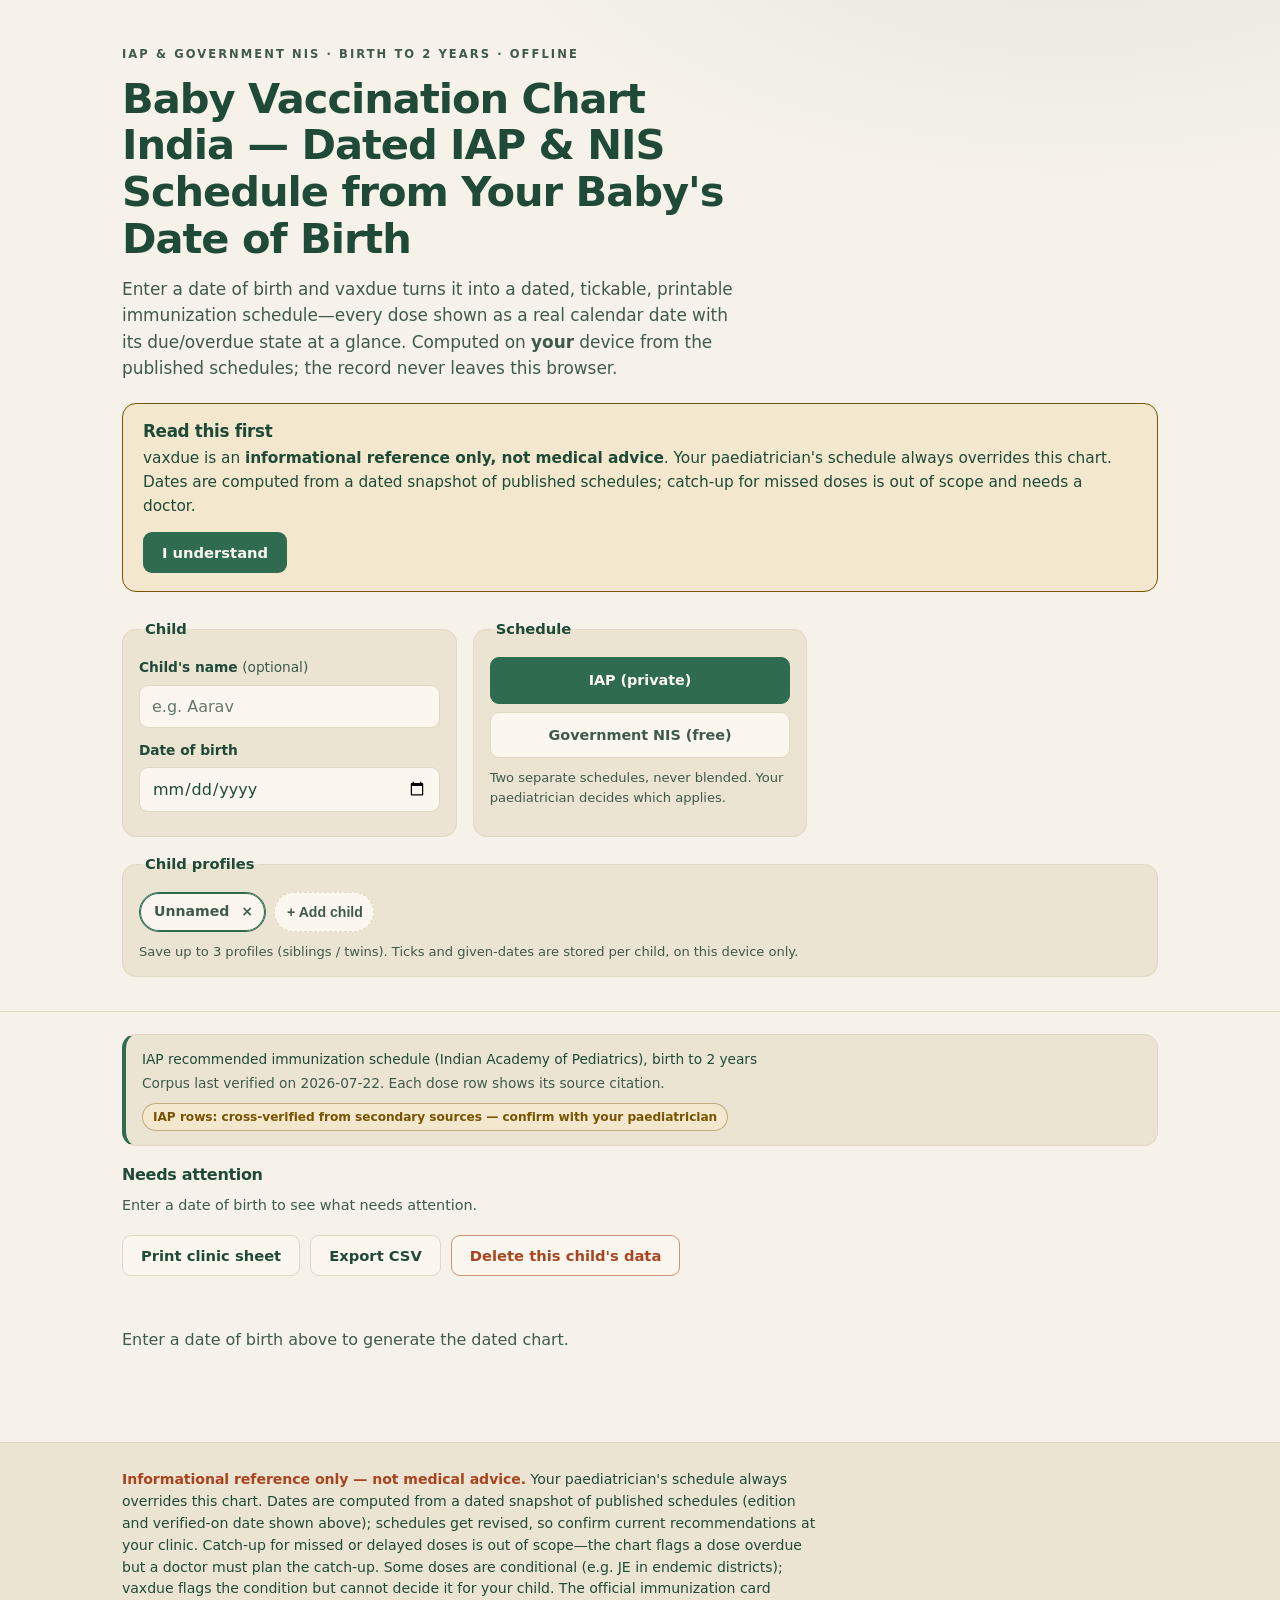
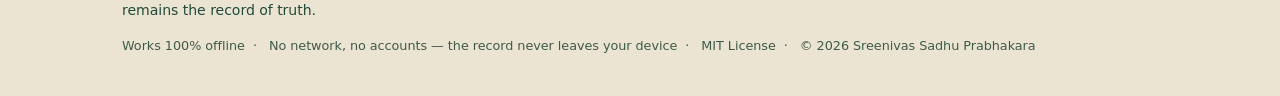
<file: index.html>
<!doctype html>
<html lang="en">
<head>
  <meta charset="utf-8">
  <meta name="viewport" content="width=device-width, initial-scale=1">
  <meta http-equiv="Content-Security-Policy" content="default-src 'self'; connect-src 'none'; img-src 'self' data:; base-uri 'none'; form-action 'none'; frame-ancestors 'none'; object-src 'none'">
  <title>vaxdue — baby vaccination chart india, dated from date of birth</title>
  <meta name="description" content="Enter your baby's date of birth and get every vaccination dated, tickable and printable — computed from the published IAP and Government NIS schedules. Private: the record never leaves your device.">
  <meta name="color-scheme" content="dark light">
  <link rel="canonical" href="https://sreenivas-sadhu-prabhakara.github.io/vaxdue/">
  <meta name="robots" content="index, follow, max-image-preview:large">
  <meta name="author" content="Sreenivas Sadhu Prabhakara">
  <meta name="keywords" content="baby vaccination chart india, immunization schedule india, IAP vaccination schedule, NIS immunization schedule, vaccine due date calculator, child vaccination chart, infant immunization dates, vaccination schedule 0-2 years">
  <meta name="theme-color" content="#0F231C" media="(prefers-color-scheme: dark)">
  <meta name="theme-color" content="#F6F2E9" media="(prefers-color-scheme: light)">

  <!-- Open Graph -->
  <meta property="og:type" content="website">
  <meta property="og:site_name" content="vaxdue">
  <meta property="og:title" content="vaxdue — baby vaccination chart india, dated from date of birth">
  <meta property="og:description" content="Turn a date of birth into a dated, checkable IAP & NIS vaccination schedule — due/overdue at a glance, printable for the clinic, and private by construction.">
  <meta property="og:url" content="https://sreenivas-sadhu-prabhakara.github.io/vaxdue/">
  <meta property="og:locale" content="en_IN">
  <meta property="og:image" content="https://sreenivas-sadhu-prabhakara.github.io/vaxdue/og-image.png">
  <meta property="og:image:width" content="1200">
  <meta property="og:image:height" content="630">
  <meta property="og:image:alt" content="vaxdue — a birch-trunk vaccination timeline with dated, checkable doses">

  <!-- Twitter -->
  <meta name="twitter:card" content="summary_large_image">
  <meta name="twitter:title" content="vaxdue — baby vaccination chart india, dated from date of birth">
  <meta name="twitter:description" content="Turn a date of birth into a dated, checkable IAP & NIS vaccination schedule — due/overdue at a glance, printable for the clinic, and private by construction.">
  <meta name="twitter:image" content="https://sreenivas-sadhu-prabhakara.github.io/vaxdue/og-image.png">
  <meta name="twitter:image:alt" content="vaxdue — a birch-trunk vaccination timeline with dated, checkable doses">

  <link rel="stylesheet" href="styles.css">
  <link rel="icon" href="favicon.svg" type="image/svg+xml">
  <link rel="apple-touch-icon" href="apple-touch-icon.png">
  <link rel="manifest" href="manifest.webmanifest">

  <!-- Structured data (data block; not affected by script-src) -->
  <script type="application/ld+json">
  {
    "@context": "https://schema.org",
    "@type": "WebApplication",
    "name": "vaxdue",
    "description": "A private, offline baby vaccination chart for India that turns a date of birth into a dated, checkable IAP and Government NIS immunization schedule from birth to two years, printable for clinic visits.",
    "url": "https://sreenivas-sadhu-prabhakara.github.io/vaxdue/",
    "applicationCategory": "HealthApplication",
    "operatingSystem": "Any (modern web browser)",
    "browserRequirements": "Requires a modern web browser with JavaScript enabled.",
    "isAccessibleForFree": true,
    "offers": { "@type": "Offer", "price": "0", "priceCurrency": "INR" },
    "license": "https://opensource.org/licenses/MIT",
    "author": { "@type": "Person", "name": "Sreenivas Sadhu Prabhakara" },
    "softwareVersion": "0.1.0",
    "featureList": [
      "Dates every dose from the baby's date of birth",
      "IAP and Government NIS schedules kept separate",
      "Due, overdue, upcoming and done status at a glance",
      "Tick doses given and save per child on your device",
      "Printable A4 clinic sheet and CSV export",
      "Runs 100% offline — the record never leaves your browser"
    ]
  }
  </script>
  <script type="application/ld+json">
  {
    "@context": "https://schema.org",
    "@type": "FAQPage",
    "mainEntity": [
      {
        "@type": "Question",
        "name": "Does vaxdue send my baby's health record anywhere?",
        "acceptedAnswer": {
          "@type": "Answer",
          "text": "No. vaxdue runs entirely in your browser and its Content-Security-Policy sets connect-src 'none', so the page physically cannot make a network request. Your child's name, date of birth, and ticked doses are saved only in your own browser's local storage."
        }
      },
      {
        "@type": "Question",
        "name": "What is the difference between the IAP and NIS schedules?",
        "acceptedAnswer": {
          "@type": "Answer",
          "text": "NIS is the Government of India's National Immunization Schedule under the Universal Immunization Programme, given free at government facilities. IAP is the Indian Academy of Pediatrics' recommended schedule commonly followed in private practice, which includes some extra vaccines. vaxdue keeps them separate and never blends them; your paediatrician decides which applies to your child."
        }
      },
      {
        "@type": "Question",
        "name": "Can vaxdue plan catch-up doses if we missed some vaccines?",
        "acceptedAnswer": {
          "@type": "Answer",
          "text": "No. vaxdue marks a dose overdue once its window has passed, but it does not re-plan a missed series. Catch-up scheduling genuinely needs a doctor — take the printed sheet to your paediatrician."
        }
      },
      {
        "@type": "Question",
        "name": "Is vaxdue medical advice?",
        "acceptedAnswer": {
          "@type": "Answer",
          "text": "No. vaxdue is an informational reference computed from a dated snapshot of published schedules. It is not medical advice, and your paediatrician's schedule always overrides this chart."
        }
      }
    ]
  }
  </script>
</head>
<body>
  <a class="skip-link" href="#chart">Skip to the vaccination chart</a>

  <!-- ============ HERO ============ -->
  <header class="hero" id="top">
    <div class="hero__inner">
      <p class="eyebrow">IAP &amp; Government NIS &middot; birth to 2 years &middot; offline</p>
      <h1 class="hero__title">Baby Vaccination Chart India — Dated IAP &amp; NIS Schedule from Your Baby's Date of Birth</h1>
      <p class="hero__lede">
        Enter a date of birth and vaxdue turns it into a dated, tickable, printable
        immunization schedule&mdash;every dose shown as a real calendar date with its
        due/overdue state at a glance. Computed on <em>your</em> device from the published
        schedules; the record never leaves this browser.
      </p>

      <!-- ============ FIRST-RUN DISCLAIMER ============ -->
      <div class="firstrun" id="firstrun" role="alertdialog" aria-labelledby="firstrunTitle" aria-describedby="firstrunBody" hidden>
        <div class="firstrun__card">
          <h2 class="firstrun__title" id="firstrunTitle">Read this first</h2>
          <p class="firstrun__body" id="firstrunBody">
            vaxdue is an <strong>informational reference only, not medical advice</strong>.
            Your paediatrician's schedule always overrides this chart. Dates are computed from a
            dated snapshot of published schedules; catch-up for missed doses is out of scope and
            needs a doctor.
          </p>
          <button type="button" class="btn btn--primary" id="firstrunOk">I understand</button>
        </div>
      </div>

      <!-- ============ CONTROLS ============ -->
      <form class="controls" id="controls" novalidate>
        <fieldset class="panel">
          <legend class="panel__legend">Child</legend>
          <div class="field">
            <label for="childName">Child's name <span class="field__opt">(optional)</span></label>
            <input type="text" id="childName" name="childName" maxlength="40" autocomplete="off" placeholder="e.g. Aarav">
          </div>
          <div class="field">
            <label for="dob">Date of birth</label>
            <input type="date" id="dob" name="dob" required>
          </div>
          <p class="panel__hint" id="ageHint" aria-live="polite"></p>
        </fieldset>

        <fieldset class="panel">
          <legend class="panel__legend">Schedule</legend>
          <div class="segmented" role="radiogroup" aria-label="Which schedule">
            <label class="seg">
              <input type="radio" name="schedule" value="IAP" checked>
              <span>IAP (private)</span>
            </label>
            <label class="seg">
              <input type="radio" name="schedule" value="NIS">
              <span>Government NIS (free)</span>
            </label>
          </div>
          <p class="panel__hint">Two separate schedules, never blended. Your paediatrician decides which applies.</p>
        </fieldset>

        <fieldset class="panel panel--wide">
          <legend class="panel__legend">Child profiles</legend>
          <div class="profiles" id="profiles" role="group" aria-label="Saved child profiles"></div>
          <p class="panel__hint">Save up to 3 profiles (siblings / twins). Ticks and given-dates are stored per child, on this device only.</p>
        </fieldset>
      </form>
    </div>
  </header>

  <main>
    <!-- ============ TRUST BAR ============ -->
    <section class="trust" id="trust" aria-label="Schedule edition and verification">
      <div class="trust__inner">
        <p class="trust__line" id="trustEdition"></p>
        <p class="trust__line trust__verified" id="trustVerified"></p>
        <p class="trust__badge" id="trustProvenance"></p>
      </div>
    </section>

    <!-- ============ SUMMARY STRIP ============ -->
    <section class="summary" id="summary" aria-labelledby="summaryHeading" aria-live="polite">
      <h2 class="summary__heading" id="summaryHeading">Needs attention</h2>
      <div class="summary__body" id="summaryBody"></div>
    </section>

    <!-- ============ ACTIONS ============ -->
    <section class="actions">
      <div class="actions__inner">
        <button type="button" class="btn btn--ghost" id="printBtn">Print clinic sheet</button>
        <button type="button" class="btn btn--ghost" id="csvBtn">Export CSV</button>
        <button type="button" class="btn btn--ghost btn--danger" id="clearBtn">Delete this child's data</button>
      </div>
    </section>

    <!-- ============ CHART ============ -->
    <section class="chart" id="chart" aria-label="Dated vaccination schedule">
      <div class="chart__printhead" id="printHead" aria-hidden="true"></div>
      <ol class="timeline" id="timeline"></ol>
      <p class="chart__empty" id="chartEmpty">Enter a date of birth above to generate the dated chart.</p>
    </section>
  </main>

  <!-- ============ FOOTER ============ -->
  <footer class="foot">
    <div class="foot__inner">
      <p class="foot__disclaimer">
        <strong>Informational reference only &mdash; not medical advice.</strong>
        Your paediatrician's schedule always overrides this chart. Dates are computed from a dated
        snapshot of published schedules (edition and verified-on date shown above); schedules get
        revised, so confirm current recommendations at your clinic. Catch-up for missed or delayed
        doses is out of scope&mdash;the chart flags a dose overdue but a doctor must plan the catch-up.
        Some doses are conditional (e.g. JE in endemic districts); vaxdue flags the condition but cannot
        decide it for your child. The official immunization card remains the record of truth.
      </p>
      <p class="foot__meta">
        <span>Works 100% offline</span><span class="foot__dot">&middot;</span>
        <span>No network, no accounts &mdash; the record never leaves your device</span><span class="foot__dot">&middot;</span>
        <span>MIT&nbsp;License</span><span class="foot__dot">&middot;</span>
        <span>&copy; 2026 Sreenivas&nbsp;Sadhu&nbsp;Prabhakara</span>
      </p>
    </div>
  </footer>

  <div class="toast" id="toast" role="status" aria-live="polite" hidden></div>

  <script src="data/schedule.js" defer></script>
  <script src="data/engine.js" defer></script>
  <script src="data/csv.js" defer></script>
  <script src="app.js" defer></script>
</body>
</html>
</file>
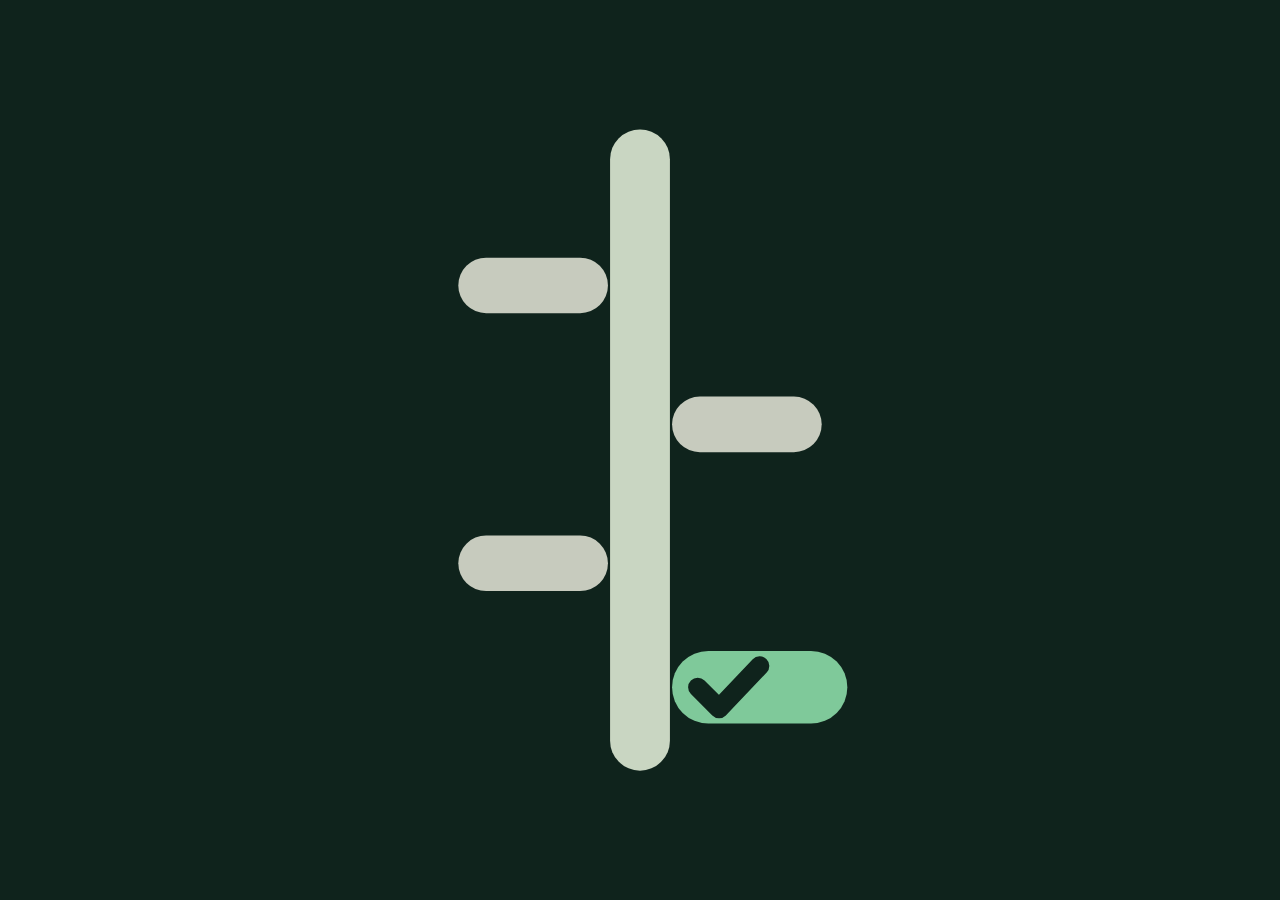
<file: assets/icon.html>
<!doctype html>
<html lang="en">
<head>
<meta charset="utf-8">
<style>
  * { box-sizing: border-box; margin: 0; padding: 0; }
  html, body { width: 100%; height: 100%; overflow: hidden; background: #0F231C; }
  body { display: grid; place-items: center; }
  /* 12% safe padding -> mark fills the middle 76vmin */
  .mark { width: 76vmin; height: 76vmin; display: block; }
</style>
</head>
<body>
  <!-- cropped birch-trunk segment: rail + lenticel dashes, one green-checked -->
  <svg class="mark" viewBox="0 0 32 32" aria-hidden="true">
    <rect x="14.6" y="1" width="2.8" height="30" rx="1.4" fill="#C9D6C2"/>
    <rect x="7.5" y="7" width="7" height="2.6" rx="1.3" fill="#C7CBBE"/>
    <rect x="17.5" y="13.5" width="7" height="2.6" rx="1.3" fill="#C7CBBE"/>
    <rect x="7.5" y="20" width="7" height="2.6" rx="1.3" fill="#C7CBBE"/>
    <!-- the green-checked dash -->
    <rect x="17.5" y="25.4" width="8.2" height="3.4" rx="1.7" fill="#7FC99A"/>
    <path d="M18.7 27.1l1 1 1.9-2" fill="none" stroke="#0F231C" stroke-width="0.9" stroke-linecap="round" stroke-linejoin="round"/>
  </svg>
</body>
</html>
</file>
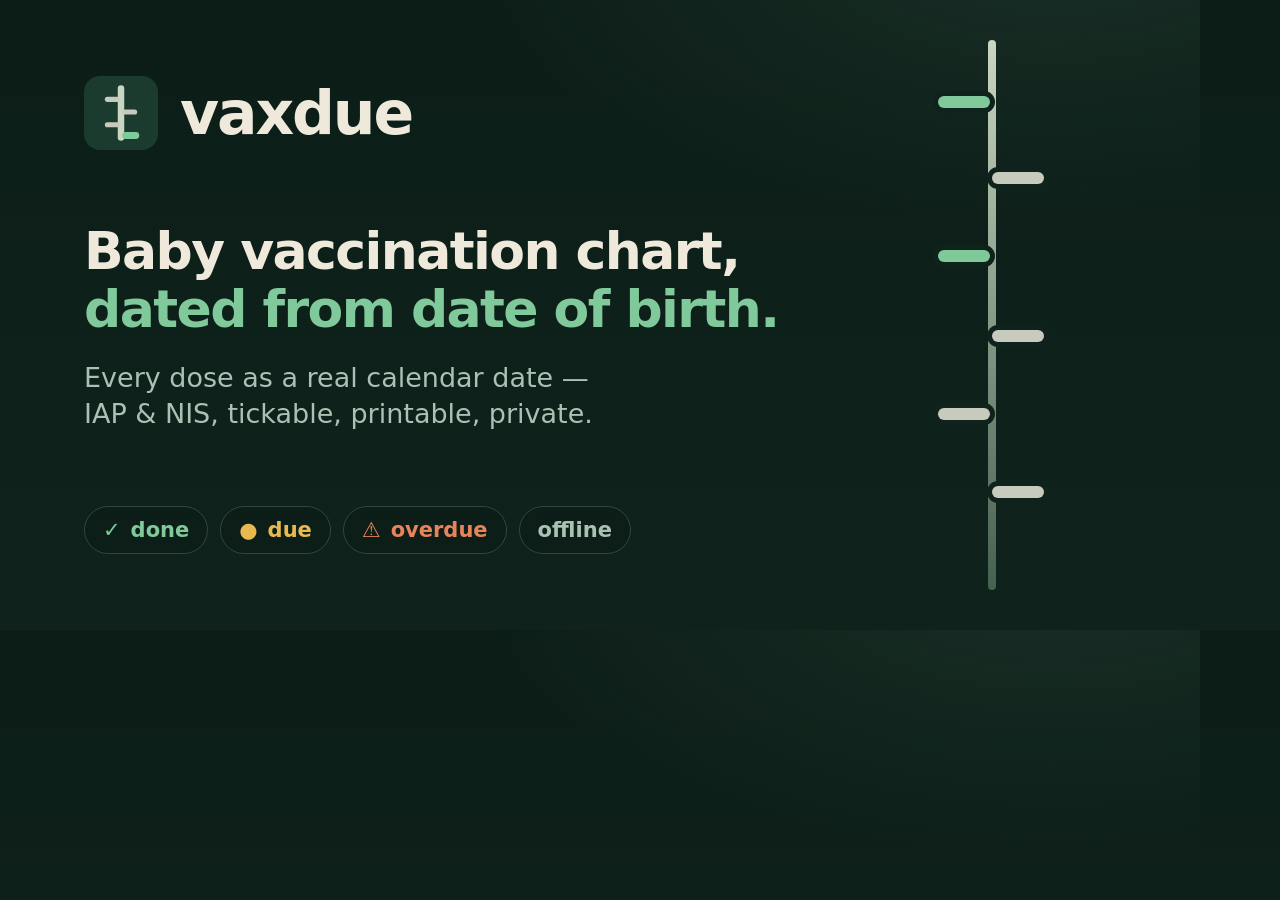
<file: assets/og.html>
<!doctype html>
<html lang="en">
<head>
<meta charset="utf-8">
<style>
  :root {
    --bg:#0F231C; --card:#1B3B2E; --line:#2C4A3B;
    --ink:#EFE9DC; --muted:#A9C2B3;
    --rail:#C9D6C2; --rail-dim:#46604f; --dash:#C7CBBE;
    --accent:#6FA98C; --done:#7FC99A; --due:#E8B94E; --over:#E8845C;
    --sans: system-ui, -apple-system, "Segoe UI", Roboto, "Noto Sans", Helvetica, Arial, sans-serif;
  }
  * { box-sizing: border-box; margin: 0; padding: 0; }
  html, body { width: 1200px; height: 630px; overflow: hidden; }
  body {
    position: relative; background:
      radial-gradient(1000px 520px at 88% -14%, rgba(111,169,140,0.14), transparent 60%),
      linear-gradient(180deg, #0c1d17 0%, #0F231C 100%);
    font-family: var(--sans); color: var(--ink);
    -webkit-font-smoothing: antialiased;
  }
  .frame { position: absolute; inset: 0; padding: 76px 84px; display: flex; flex-direction: column; justify-content: space-between; }

  .brand { display: flex; align-items: center; gap: 22px; }
  .mark { width: 74px; height: 74px; }
  .wordmark { font-size: 60px; font-weight: 800; letter-spacing: -0.035em; }

  .headline { max-width: 720px; }
  .headline h1 { font-size: 52px; font-weight: 800; letter-spacing: -0.03em; line-height: 1.1; }
  .headline .hl { color: var(--done); }
  .headline p { margin-top: 22px; font-size: 27px; font-weight: 500; color: var(--muted); line-height: 1.35; max-width: 30ch; }

  .chips { display: flex; gap: 12px; }
  .chip { display: inline-flex; align-items: center; gap: 10px; padding: 11px 18px;
    border: 1px solid var(--line); border-radius: 999px; background: rgba(10,26,20,0.5);
    font-size: 21px; font-weight: 700; color: var(--muted); }
  .chip .g { font-weight: 900; }
  .chip--done { color: var(--done); } .chip--due { color: var(--due); } .chip--over { color: var(--over); }

  /* the birch-trunk timeline spine down the right */
  .spine { position: absolute; right: 150px; top: 0; bottom: 0; width: 118px; }
  .trunk { position: absolute; left: 56px; top: 40px; bottom: 40px; width: 8px; border-radius: 4px;
    background: linear-gradient(180deg, var(--rail), var(--rail-dim)); }
  .lent { position: absolute; height: 12px; border-radius: 6px; }
  .lent--gray { background: var(--dash); box-shadow: 0 0 0 5px #0F231C; }
  .lent--done { background: var(--done); box-shadow: 0 0 0 5px #0F231C; }
</style>
</head>
<body>
  <div class="spine" aria-hidden="true">
    <div class="trunk"></div>
    <div class="lent lent--done" style="left:6px;  top:96px;  width:52px;"></div>
    <div class="lent lent--gray" style="left:60px; top:172px; width:52px;"></div>
    <div class="lent lent--done" style="left:6px;  top:250px; width:52px;"></div>
    <div class="lent lent--gray" style="left:60px; top:330px; width:52px;"></div>
    <div class="lent lent--gray" style="left:6px;  top:408px; width:52px;"></div>
    <div class="lent lent--gray" style="left:60px; top:486px; width:52px;"></div>
  </div>

  <div class="frame">
    <div class="brand">
      <svg class="mark" viewBox="0 0 32 32" aria-hidden="true">
        <rect width="32" height="32" rx="7" fill="#1B3B2E"/>
        <rect x="14.6" y="4" width="2.8" height="24" rx="1.4" fill="#C9D6C2"/>
        <rect x="9" y="9" width="6.5" height="2.2" rx="1.1" fill="#C7CBBE"/>
        <rect x="16.5" y="14.5" width="6.5" height="2.2" rx="1.1" fill="#C7CBBE"/>
        <rect x="9" y="20" width="6.5" height="2.2" rx="1.1" fill="#C7CBBE"/>
        <rect x="16.5" y="24.2" width="7.4" height="3" rx="1.5" fill="#7FC99A"/>
      </svg>
      <span class="wordmark">vaxdue</span>
    </div>

    <div class="headline">
      <h1>Baby vaccination chart, <span class="hl">dated from date of birth.</span></h1>
      <p>Every dose as a real calendar date &mdash; IAP &amp; NIS, tickable, printable, private.</p>
    </div>

    <div class="chips">
      <span class="chip chip--done"><span class="g">✓</span>done</span>
      <span class="chip chip--due"><span class="g">●</span>due</span>
      <span class="chip chip--over"><span class="g">⚠</span>overdue</span>
      <span class="chip">offline</span>
    </div>
  </div>
</body>
</html>
</file>
<file: styles.css>
/* ============================================================
   vaxdue — birch & pine. The birch-trunk vaccination timeline.
   Dark default (deep pine forest) + light (birch paper).
   All text/badge pairings verified for WCAG-AA in both schemes.
   ============================================================ */

:root {
  /* dark (default) — deep pine forest */
  --bg:        #0F231C;
  --surface:   #16302650;
  --surface-s: #183328;
  --card:      #1B3B2E;
  --ink:       #EFE9DC;   /* pale birch — ~13:1 on --bg */
  --muted:     #A9C2B3;   /* ~7:1 on --bg */
  --rail:      #C9D6C2;   /* pale-birch trunk */
  --rail-dim:  #46604f;
  --dash:      #C7CBBE;   /* lenticel charcoal, lifted for dark */
  --accent:    #6FA98C;   /* spruce-mist */
  --accent-ink:#0F231C;
  --line:      #2C4A3B;

  /* status hues — lifted for dark contrast; each also has an icon/text label */
  --st-done:   #7FC99A;
  --st-due:    #E8B94E;   /* marigold */
  --st-over:   #E8845C;   /* clay */
  --st-up:     #9BB0A2;   /* grey-green */
  --st-done-bg: #16362450;
  --st-due-bg:  #3a300f;
  --st-over-bg: #3a2016;
  --st-up-bg:   #22332a;

  --sans: system-ui, -apple-system, "Segoe UI", Roboto, "Noto Sans", Helvetica, Arial, sans-serif;

  --radius: 14px;
  --radius-sm: 9px;
  --wrap: 1080px;
  --ease: cubic-bezier(0.22, 0.61, 0.36, 1);
  --shadow: 0 18px 44px -26px rgba(0,0,0,0.75);
}

@media (prefers-color-scheme: light) {
  :root {
    --bg:        #F6F2E9;   /* birch paper */
    --surface:   #EFE9DA;
    --surface-s: #ECE4D2;
    --card:      #FBF7EE;
    --ink:       #1F4A38;   /* deep pine — ~8:1 on paper */
    --muted:     #3f5a4b;   /* ~6:1 on paper */
    --rail:      #C6B79A;   /* birch bark */
    --rail-dim:  #d9cdb6;
    --dash:      #3A3A34;   /* lenticel charcoal */
    --accent:    #2E6B4F;   /* spruce */
    --accent-ink:#FBF7EE;
    --line:      #E0D8C4;

    --st-done:   #186640;   /* pine deepened — 5.9:1 chip text on done-bg */
    --st-due:    #785400;   /* marigold deepened for AA — 5.6:1 on due-bg */
    --st-over:   #A8451F;   /* clay deepened */
    --st-up:     #566b5c;
    --st-done-bg: #E4EEE4;
    --st-due-bg:  #F3E8CE;
    --st-over-bg: #F4E1D6;
    --st-up-bg:   #E8EBE1;
    --shadow: 0 18px 40px -28px rgba(31,74,56,0.35);
  }
}

/* manual override flips a data attribute on <html> */
html[data-theme="dark"] {
  --bg:#0F231C; --surface:#16302650; --surface-s:#183328; --card:#1B3B2E;
  --ink:#EFE9DC; --muted:#A9C2B3; --rail:#C9D6C2; --rail-dim:#46604f; --dash:#C7CBBE;
  --accent:#6FA98C; --accent-ink:#0F231C; --line:#2C4A3B;
  --st-done:#7FC99A; --st-due:#E8B94E; --st-over:#E8845C; --st-up:#9BB0A2;
  --st-done-bg:#16362450; --st-due-bg:#3a300f; --st-over-bg:#3a2016; --st-up-bg:#22332a;
  --shadow:0 18px 44px -26px rgba(0,0,0,0.75);
}
html[data-theme="light"] {
  --bg:#F6F2E9; --surface:#EFE9DA; --surface-s:#ECE4D2; --card:#FBF7EE;
  --ink:#1F4A38; --muted:#3f5a4b; --rail:#C6B79A; --rail-dim:#d9cdb6; --dash:#3A3A34;
  --accent:#2E6B4F; --accent-ink:#FBF7EE; --line:#E0D8C4;
  --st-done:#186640; --st-due:#785400; --st-over:#A8451F; --st-up:#566b5c;
  --st-done-bg:#E4EEE4; --st-due-bg:#F3E8CE; --st-over-bg:#F4E1D6; --st-up-bg:#E8EBE1;
  --shadow:0 18px 40px -28px rgba(31,74,56,0.35);
}

* { box-sizing: border-box; }
html { -webkit-text-size-adjust: 100%; }

body {
  margin: 0;
  background: var(--bg);
  color: var(--ink);
  font-family: var(--sans);
  font-size: 16px;
  line-height: 1.55;
  letter-spacing: -0.003em;
  font-variant-numeric: tabular-nums;
  -webkit-font-smoothing: antialiased;
  text-rendering: optimizeLegibility;
}

h1, h2, h3 { margin: 0; font-weight: 700; letter-spacing: -0.02em; line-height: 1.12; }
p { margin: 0; }
em { font-style: normal; font-weight: 600; }

.skip-link {
  position: absolute; left: 12px; top: -60px;
  background: var(--accent); color: var(--accent-ink);
  padding: 10px 16px; border-radius: 10px; font-weight: 700;
  z-index: 50; transition: top 0.18s var(--ease); text-decoration: none;
}
.skip-link:focus { top: 12px; }

a:focus-visible, button:focus-visible, input:focus-visible,
.seg:focus-within {
  outline: 3px solid var(--st-due);
  outline-offset: 2px;
  border-radius: 6px;
}

.eyebrow {
  font-size: 0.72rem; text-transform: uppercase; letter-spacing: 0.18em;
  color: var(--muted); font-weight: 600;
}

/* ============================================================ HERO */
.hero {
  border-bottom: 1px solid var(--line);
  background:
    radial-gradient(1100px 520px at 82% -12%, rgba(111,169,140,0.10), transparent 60%),
    linear-gradient(180deg, color-mix(in srgb, var(--bg) 88%, black) 0%, var(--bg) 100%);
}
@media (prefers-color-scheme: light) {
  .hero { background: radial-gradient(1000px 480px at 84% -10%, rgba(46,107,79,0.08), transparent 60%), var(--bg); }
}
.hero__inner { max-width: var(--wrap); margin: 0 auto; padding: 46px 22px 34px; }
.hero__title {
  font-size: clamp(1.7rem, 4.4vw, 2.6rem);
  font-weight: 800; letter-spacing: -0.025em; margin: 12px 0 14px; max-width: 22ch;
}
.hero__lede { color: var(--muted); font-size: 1.06rem; max-width: 58ch; }

/* ============================================================ FIRST-RUN */
.firstrun {
  margin-top: 22px;
  border: 1px solid var(--st-due);
  background: var(--st-due-bg);
  border-radius: var(--radius);
  padding: 18px 20px;
}
.firstrun__title { font-size: 1.05rem; color: var(--ink); margin-bottom: 6px; }
.firstrun__body { color: var(--ink); font-size: 0.96rem; margin-bottom: 14px; }

/* ============================================================ CONTROLS */
.controls {
  margin-top: 26px;
  display: grid; gap: 16px;
  grid-template-columns: repeat(auto-fit, minmax(260px, 1fr));
}
.panel {
  border: 1px solid var(--line);
  background: var(--surface-s);
  border-radius: var(--radius);
  padding: 16px 16px 14px;
  margin: 0; min-inline-size: 0;
}
.panel--wide { grid-column: 1 / -1; }
.panel__legend { font-weight: 700; font-size: 0.92rem; padding: 0 6px; color: var(--ink); }
.panel__hint { margin-top: 10px; font-size: 0.82rem; color: var(--muted); }

.field { display: flex; flex-direction: column; gap: 6px; margin-bottom: 12px; }
.field:last-of-type { margin-bottom: 0; }
.field label { font-size: 0.86rem; font-weight: 600; color: var(--ink); }
.field__opt { font-weight: 400; color: var(--muted); }
input[type="text"], input[type="date"] {
  font-family: var(--sans); font-size: 1rem;
  padding: 11px 12px;
  border: 1px solid var(--line);
  border-radius: var(--radius-sm);
  background: var(--card); color: var(--ink);
  font-variant-numeric: tabular-nums;
}
input::placeholder { color: var(--muted); opacity: 0.8; }

.segmented { display: flex; gap: 8px; flex-wrap: wrap; }
.seg { position: relative; flex: 1 1 auto; }
.seg input { position: absolute; opacity: 0; inset: 0; cursor: pointer; }
.seg span {
  display: block; text-align: center; padding: 11px 12px;
  border: 1px solid var(--line); border-radius: var(--radius-sm);
  background: var(--card); color: var(--muted); font-weight: 600; font-size: 0.9rem;
  cursor: pointer; transition: all 0.15s var(--ease);
}
.seg input:checked + span {
  background: var(--accent); color: var(--accent-ink);
  border-color: var(--accent); font-weight: 700;
}

/* profiles */
.profiles { display: flex; gap: 8px; flex-wrap: wrap; }
.profile {
  display: inline-flex; align-items: center; gap: 8px;
  padding: 8px 10px 8px 12px;
  border: 1px solid var(--line); border-radius: 999px;
  background: var(--card); color: var(--ink); font-size: 0.88rem; font-weight: 600;
}
.profile--active { border-color: var(--accent); box-shadow: inset 0 0 0 1px var(--accent); }
.profile button {
  border: none; background: transparent; color: var(--muted);
  font: inherit; cursor: pointer; padding: 0 2px;
}
.profile__pick { cursor: pointer; background: none; border: none; font: inherit; color: inherit; }
.profile__x { font-size: 1.05rem; line-height: 1; }
.profile__x:hover { color: var(--st-over); }
.profile--add { border-style: dashed; color: var(--muted); cursor: pointer; }

/* ============================================================ BUTTONS */
.btn {
  font-family: var(--sans); font-size: 0.92rem; font-weight: 700;
  padding: 11px 18px; border-radius: var(--radius-sm);
  border: 1px solid transparent; cursor: pointer;
  transition: transform 0.08s var(--ease), background 0.15s var(--ease);
}
.btn:active { transform: translateY(1px); }
.btn--primary { background: var(--accent); color: var(--accent-ink); }
.btn--ghost { background: var(--card); color: var(--ink); border-color: var(--line); }
.btn--danger { color: var(--st-over); border-color: color-mix(in srgb, var(--st-over) 45%, var(--line)); }

/* ============================================================ TRUST BAR */
.trust {
  max-width: var(--wrap); margin: 22px auto 0; padding: 0 22px;
}
.trust__inner {
  border: 1px solid var(--line); border-left: 4px solid var(--accent);
  background: var(--surface-s); border-radius: var(--radius);
  padding: 14px 16px;
}
.trust__line { font-size: 0.86rem; color: var(--ink); }
.trust__verified { color: var(--muted); margin-top: 3px; }
.trust__badge {
  margin-top: 8px; display: inline-block;
  font-size: 0.76rem; font-weight: 700; padding: 4px 10px; border-radius: 999px;
  background: var(--st-due-bg); color: var(--st-due);
  border: 1px solid color-mix(in srgb, var(--st-due) 40%, transparent);
}
.trust__badge--verified { background: var(--st-done-bg); color: var(--st-done);
  border-color: color-mix(in srgb, var(--st-done) 40%, transparent); }

/* ============================================================ SUMMARY */
.summary { max-width: var(--wrap); margin: 20px auto 0; padding: 0 22px; }
.summary__heading { font-size: 1rem; margin-bottom: 10px; }
.summary__body { display: flex; flex-direction: column; gap: 8px; }
.summary__row {
  display: flex; align-items: center; gap: 10px; flex-wrap: wrap;
  padding: 10px 12px; border-radius: var(--radius-sm);
  border: 1px solid var(--line);
}
.summary__row--overdue { background: var(--st-over-bg); border-color: color-mix(in srgb, var(--st-over) 40%, var(--line)); }
.summary__row--due { background: var(--st-due-bg); border-color: color-mix(in srgb, var(--st-due) 40%, var(--line)); }
.summary__vac { font-weight: 700; }
.summary__meta { color: var(--muted); font-size: 0.86rem; }
.summary__none { color: var(--muted); font-size: 0.9rem; }

/* ============================================================ ACTIONS */
.actions { max-width: var(--wrap); margin: 18px auto 0; padding: 0 22px; }
.actions__inner { display: flex; gap: 10px; flex-wrap: wrap; }

/* ============================================================ CHART / TIMELINE */
.chart { max-width: var(--wrap); margin: 22px auto 60px; padding: 0 22px; }
.chart__empty { color: var(--muted); padding: 30px 0; }
.chart__printhead { display: none; }

.timeline {
  list-style: none; margin: 0; padding: 0;
  position: relative;
}
/* the birch trunk rail */
.timeline::before {
  content: ""; position: absolute;
  left: 18px; top: 6px; bottom: 6px; width: 4px;
  border-radius: 2px;
  background:
    linear-gradient(180deg, var(--rail), var(--rail-dim));
}

.dose {
  position: relative;
  padding: 12px 12px 12px 52px;
  margin: 8px 0;
  border: 1px solid var(--line);
  border-radius: var(--radius);
  background: var(--card);
}
/* lenticel dash tick on the trunk */
.dose::before {
  content: ""; position: absolute;
  left: 8px; top: 22px; width: 24px; height: 5px;
  border-radius: 2px;
  background: var(--dash);
  box-shadow: 0 0 0 3px var(--bg);
}
.dose--done::before { background: var(--st-done); }

.dose__head { display: flex; align-items: baseline; gap: 10px; flex-wrap: wrap; }
.dose__vaccine { font-weight: 700; font-size: 1.02rem; }
.dose__label { color: var(--muted); font-size: 0.86rem; }
.dose__date {
  margin-left: auto; font-weight: 700; font-variant-numeric: tabular-nums;
  font-size: 0.98rem;
}
.dose__window { display: block; color: var(--muted); font-size: 0.8rem; margin-top: 2px; }
.dose__cond {
  margin-top: 8px; font-size: 0.82rem; color: var(--ink);
  padding: 7px 10px; border-radius: var(--radius-sm);
  background: var(--st-due-bg);
  border: 1px solid color-mix(in srgb, var(--st-due) 30%, transparent);
}
.dose__cond b { color: var(--st-due); }
.dose__note { margin-top: 6px; color: var(--muted); font-size: 0.82rem; }
.dose__cite { color: var(--muted); font-size: 0.76rem; margin-top: 4px; }

.dose__foot { display: flex; align-items: center; gap: 12px; flex-wrap: wrap; margin-top: 10px; }

/* status chip — never colour-only: has a glyph + a text label */
.chip {
  display: inline-flex; align-items: center; gap: 6px;
  font-size: 0.78rem; font-weight: 700; padding: 4px 10px; border-radius: 999px;
  border: 1px solid;
}
.chip__glyph { font-weight: 900; }
.chip--done { color: var(--st-done); background: var(--st-done-bg); border-color: color-mix(in srgb, var(--st-done) 45%, transparent); }
.chip--due  { color: var(--st-due);  background: var(--st-due-bg);  border-color: color-mix(in srgb, var(--st-due) 45%, transparent); }
.chip--overdue { color: var(--st-over); background: var(--st-over-bg); border-color: color-mix(in srgb, var(--st-over) 45%, transparent); }
.chip--upcoming { color: var(--st-up); background: var(--st-up-bg); border-color: color-mix(in srgb, var(--st-up) 45%, transparent); }

.give { display: inline-flex; align-items: center; gap: 8px; cursor: pointer; }
.give input { width: 20px; height: 20px; accent-color: var(--accent); cursor: pointer; }
.give span { font-size: 0.86rem; font-weight: 600; }
.given-date {
  font-family: var(--sans); font-size: 0.84rem; padding: 5px 8px;
  border: 1px solid var(--line); border-radius: 7px; background: var(--card); color: var(--ink);
}

/* ============================================================ TOAST */
.toast {
  position: fixed; left: 50%; bottom: 22px; transform: translateX(-50%);
  background: var(--accent); color: var(--accent-ink);
  padding: 12px 18px; border-radius: 12px; font-weight: 700; font-size: 0.9rem;
  box-shadow: var(--shadow); z-index: 60;
}

/* ============================================================ FOOTER */
.foot { border-top: 1px solid var(--line); background: var(--surface-s); }
.foot__inner { max-width: var(--wrap); margin: 0 auto; padding: 26px 22px 40px; }
.foot__disclaimer { color: var(--ink); font-size: 0.88rem; max-width: 78ch; }
.foot__disclaimer strong { color: var(--st-over); }
.foot__meta { margin-top: 14px; color: var(--muted); font-size: 0.8rem; }
.foot__dot { margin: 0 8px; }

/* ============================================================ MOTION */
@media (prefers-reduced-motion: reduce) {
  * { transition: none !important; animation: none !important; }
}

/* ============================================================ PRINT — A4 clinic sheet */
@media print {
  :root {
    --bg:#fff; --card:#fff; --ink:#000; --muted:#333; --line:#999;
    --rail:#000; --rail-dim:#000; --dash:#000; --accent:#000; --accent-ink:#fff;
    --st-done:#000; --st-due:#000; --st-over:#000; --st-up:#000;
    --st-done-bg:#fff; --st-due-bg:#fff; --st-over-bg:#fff; --st-up-bg:#fff;
  }
  body { background: #fff; color: #000; font-size: 11pt; }
  .hero, .controls, .actions, .summary__none, .toast, .skip-link, .firstrun,
  .profile__x, .profile--add { display: none !important; }
  .hero__inner { padding: 0; }
  .trust, .summary, .chart { max-width: none; margin: 0; padding: 0; }
  .chart__printhead {
    display: block; margin-bottom: 12px; padding-bottom: 8px;
    border-bottom: 2px solid #000;
  }
  .chart__printhead h2 { font-size: 15pt; }
  .chart__printhead p { font-size: 10pt; }
  .timeline::before { background: #000; }
  .dose {
    break-inside: avoid; border: 1px solid #000; box-shadow: none;
    margin: 5px 0; padding: 8px 8px 8px 46px;
  }
  .dose::before { box-shadow: 0 0 0 2px #fff; }
  .chip { border: 1px solid #000 !important; color: #000 !important; background: #fff !important; }
  .give input { -webkit-appearance: none; appearance: none;
    width: 15px; height: 15px; border: 1.5px solid #000; }
  .foot { border-top: 1px solid #000; }
  .foot__meta { display: none; }
}
</file>
